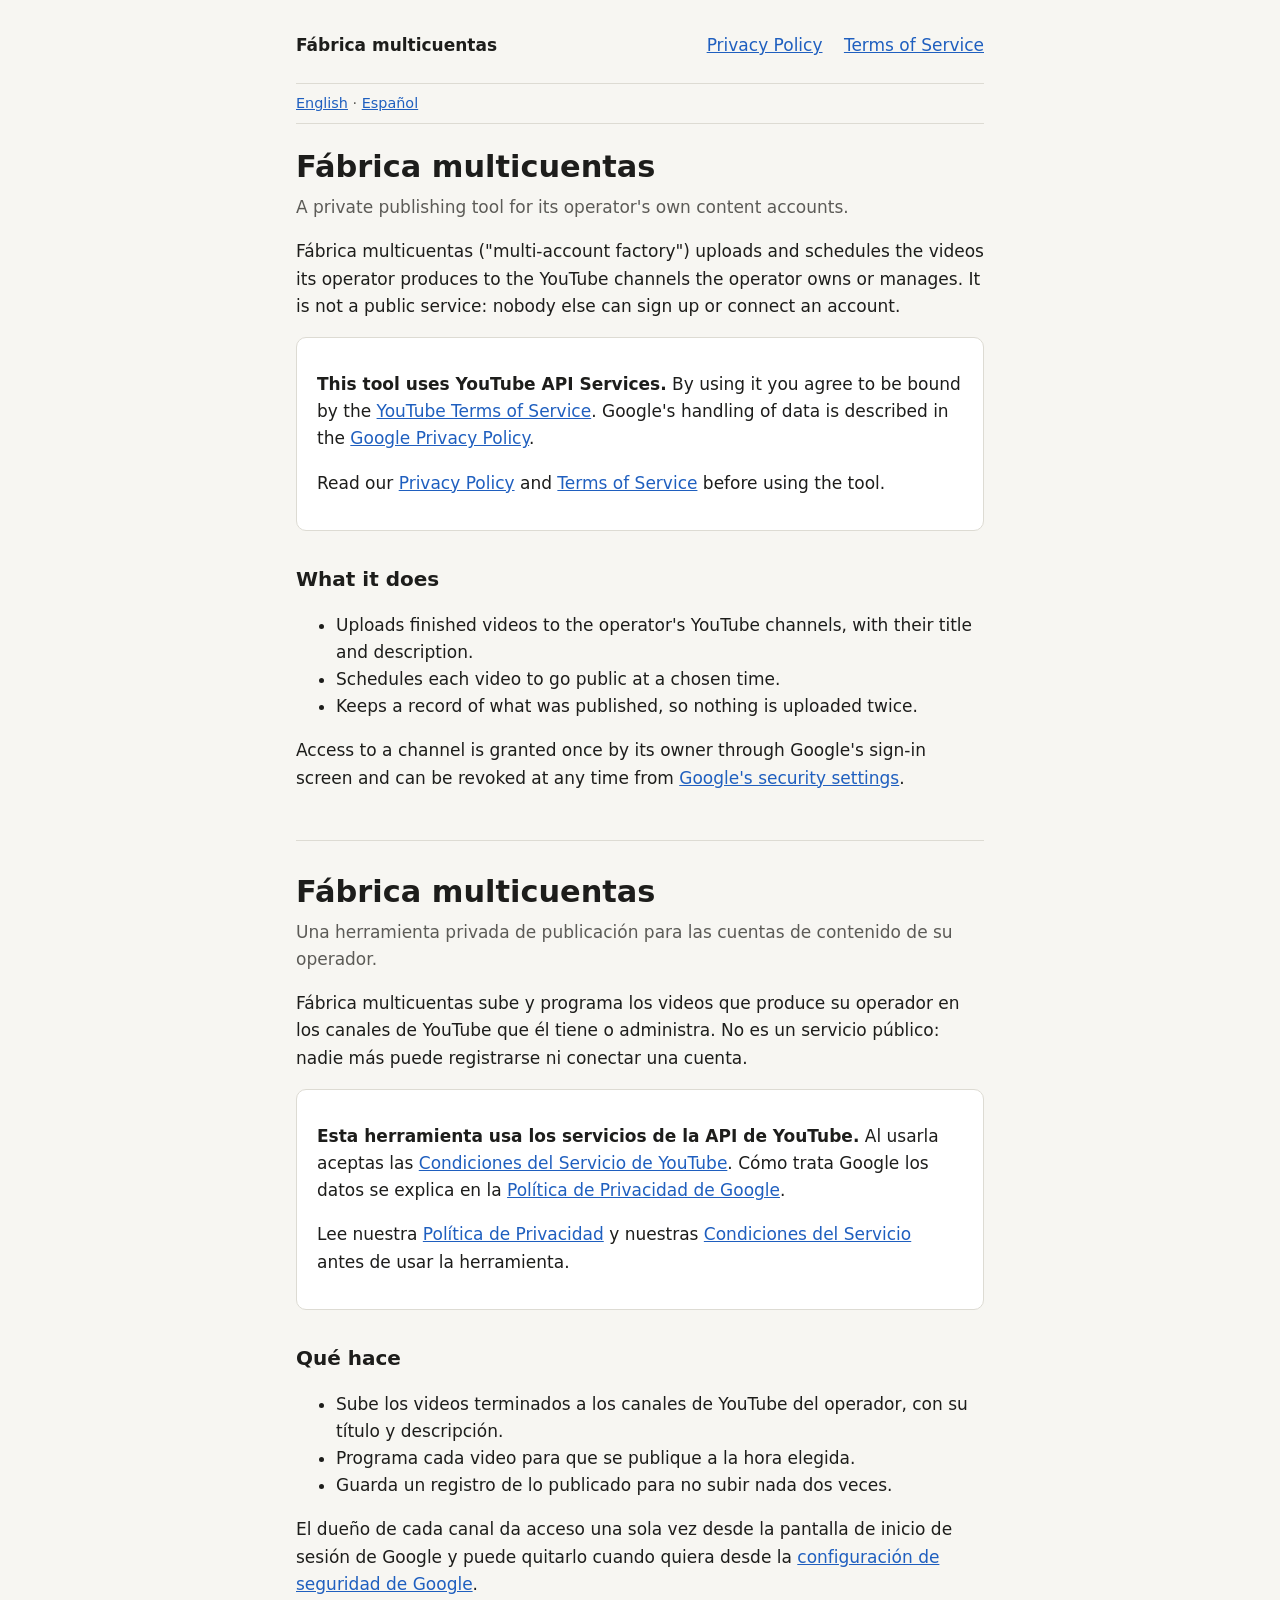
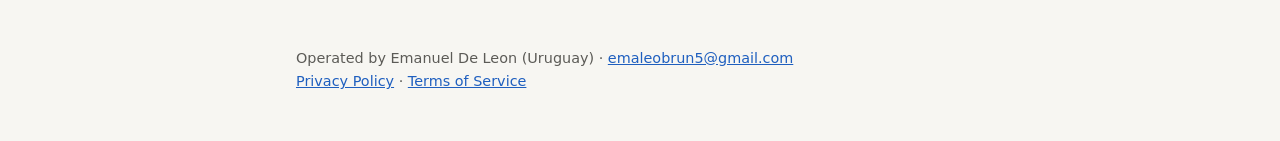
<file: index.html>
<!doctype html>
<html lang="en">
<head>
  <meta charset="utf-8">
  <meta name="viewport" content="width=device-width, initial-scale=1">
  <title>Fábrica multicuentas</title>
  <meta name="description" content="Private publishing tool that uploads and schedules videos to its operator's own YouTube channels using YouTube API Services.">
  <link rel="stylesheet" href="styles.css">
</head>
<body>
  <header>
    <a class="marca" href="./">Fábrica multicuentas</a>
    <nav>
      <a href="privacy.html">Privacy Policy</a>
      <a href="terms.html">Terms of Service</a>
    </nav>
  </header>

  <main>
    <p class="idiomas"><a href="#en">English</a> · <a href="#es">Español</a></p>

    <section id="en" lang="en">
      <h1>Fábrica multicuentas</h1>
      <p class="bajada">A private publishing tool for its operator's own content accounts.</p>

      <p>Fábrica multicuentas ("multi-account factory") uploads and schedules the videos its operator produces to the YouTube channels the operator owns or manages. It is not a public service: nobody else can sign up or connect an account.</p>

      <div class="tarjeta">
        <p><strong>This tool uses YouTube API Services.</strong> By using it you agree to be bound by the <a href="https://www.youtube.com/t/terms">YouTube Terms of Service</a>. Google's handling of data is described in the <a href="http://www.google.com/policies/privacy">Google Privacy Policy</a>.</p>
        <p>Read our <a href="privacy.html">Privacy Policy</a> and <a href="terms.html">Terms of Service</a> before using the tool.</p>
      </div>

      <h2>What it does</h2>
      <ul>
        <li>Uploads finished videos to the operator's YouTube channels, with their title and description.</li>
        <li>Schedules each video to go public at a chosen time.</li>
        <li>Keeps a record of what was published, so nothing is uploaded twice.</li>
      </ul>
      <p>Access to a channel is granted once by its owner through Google's sign-in screen and can be revoked at any time from <a href="https://security.google.com/settings/security/permissions">Google's security settings</a>.</p>
    </section>

    <section id="es" lang="es">
      <h1>Fábrica multicuentas</h1>
      <p class="bajada">Una herramienta privada de publicación para las cuentas de contenido de su operador.</p>

      <p>Fábrica multicuentas sube y programa los videos que produce su operador en los canales de YouTube que él tiene o administra. No es un servicio público: nadie más puede registrarse ni conectar una cuenta.</p>

      <div class="tarjeta">
        <p><strong>Esta herramienta usa los servicios de la API de YouTube.</strong> Al usarla aceptas las <a href="https://www.youtube.com/t/terms">Condiciones del Servicio de YouTube</a>. Cómo trata Google los datos se explica en la <a href="http://www.google.com/policies/privacy">Política de Privacidad de Google</a>.</p>
        <p>Lee nuestra <a href="privacy.html#es">Política de Privacidad</a> y nuestras <a href="terms.html#es">Condiciones del Servicio</a> antes de usar la herramienta.</p>
      </div>

      <h2>Qué hace</h2>
      <ul>
        <li>Sube los videos terminados a los canales de YouTube del operador, con su título y descripción.</li>
        <li>Programa cada video para que se publique a la hora elegida.</li>
        <li>Guarda un registro de lo publicado para no subir nada dos veces.</li>
      </ul>
      <p>El dueño de cada canal da acceso una sola vez desde la pantalla de inicio de sesión de Google y puede quitarlo cuando quiera desde la <a href="https://security.google.com/settings/security/permissions">configuración de seguridad de Google</a>.</p>
    </section>
  </main>

  <footer>
    Operated by Emanuel De Leon (Uruguay) · <a href="mailto:emaleobrun5@gmail.com">emaleobrun5@gmail.com</a><br>
    <a href="privacy.html">Privacy Policy</a> · <a href="terms.html">Terms of Service</a>
  </footer>
</body>
</html>
</file>
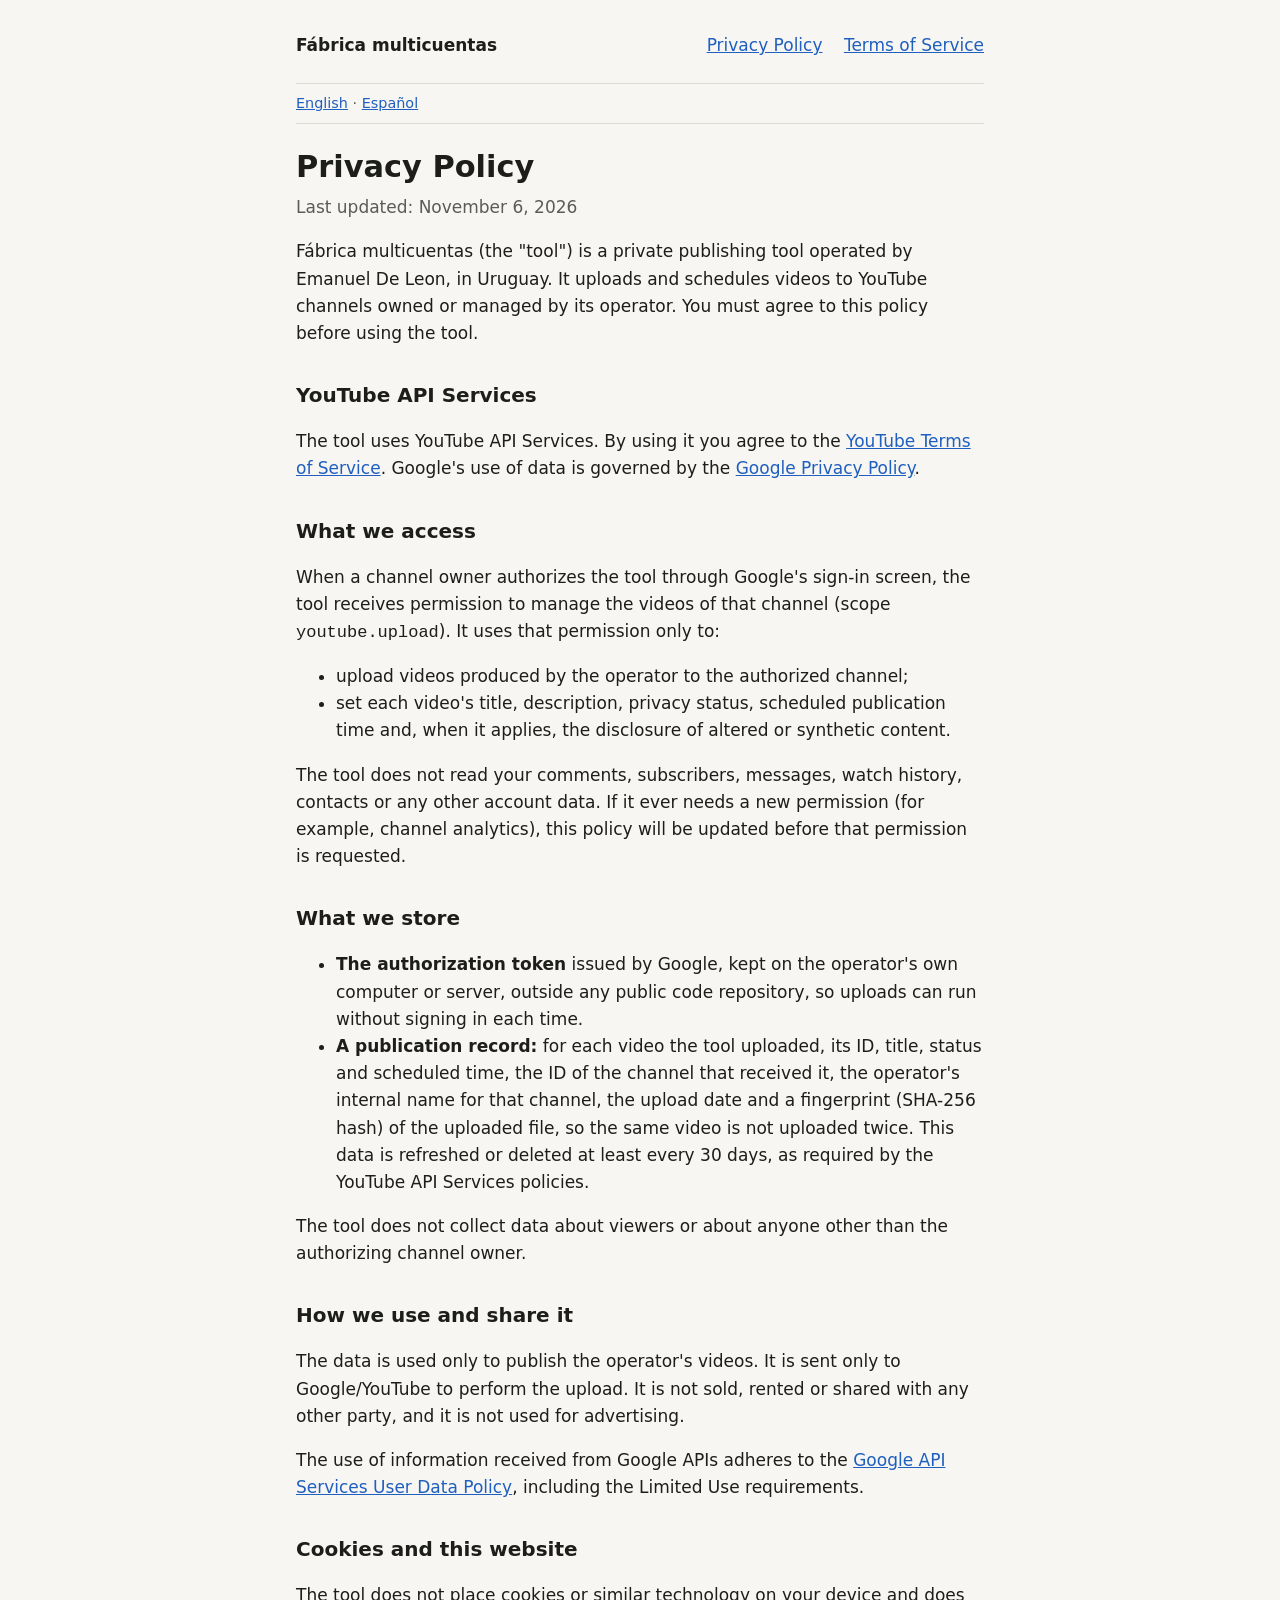
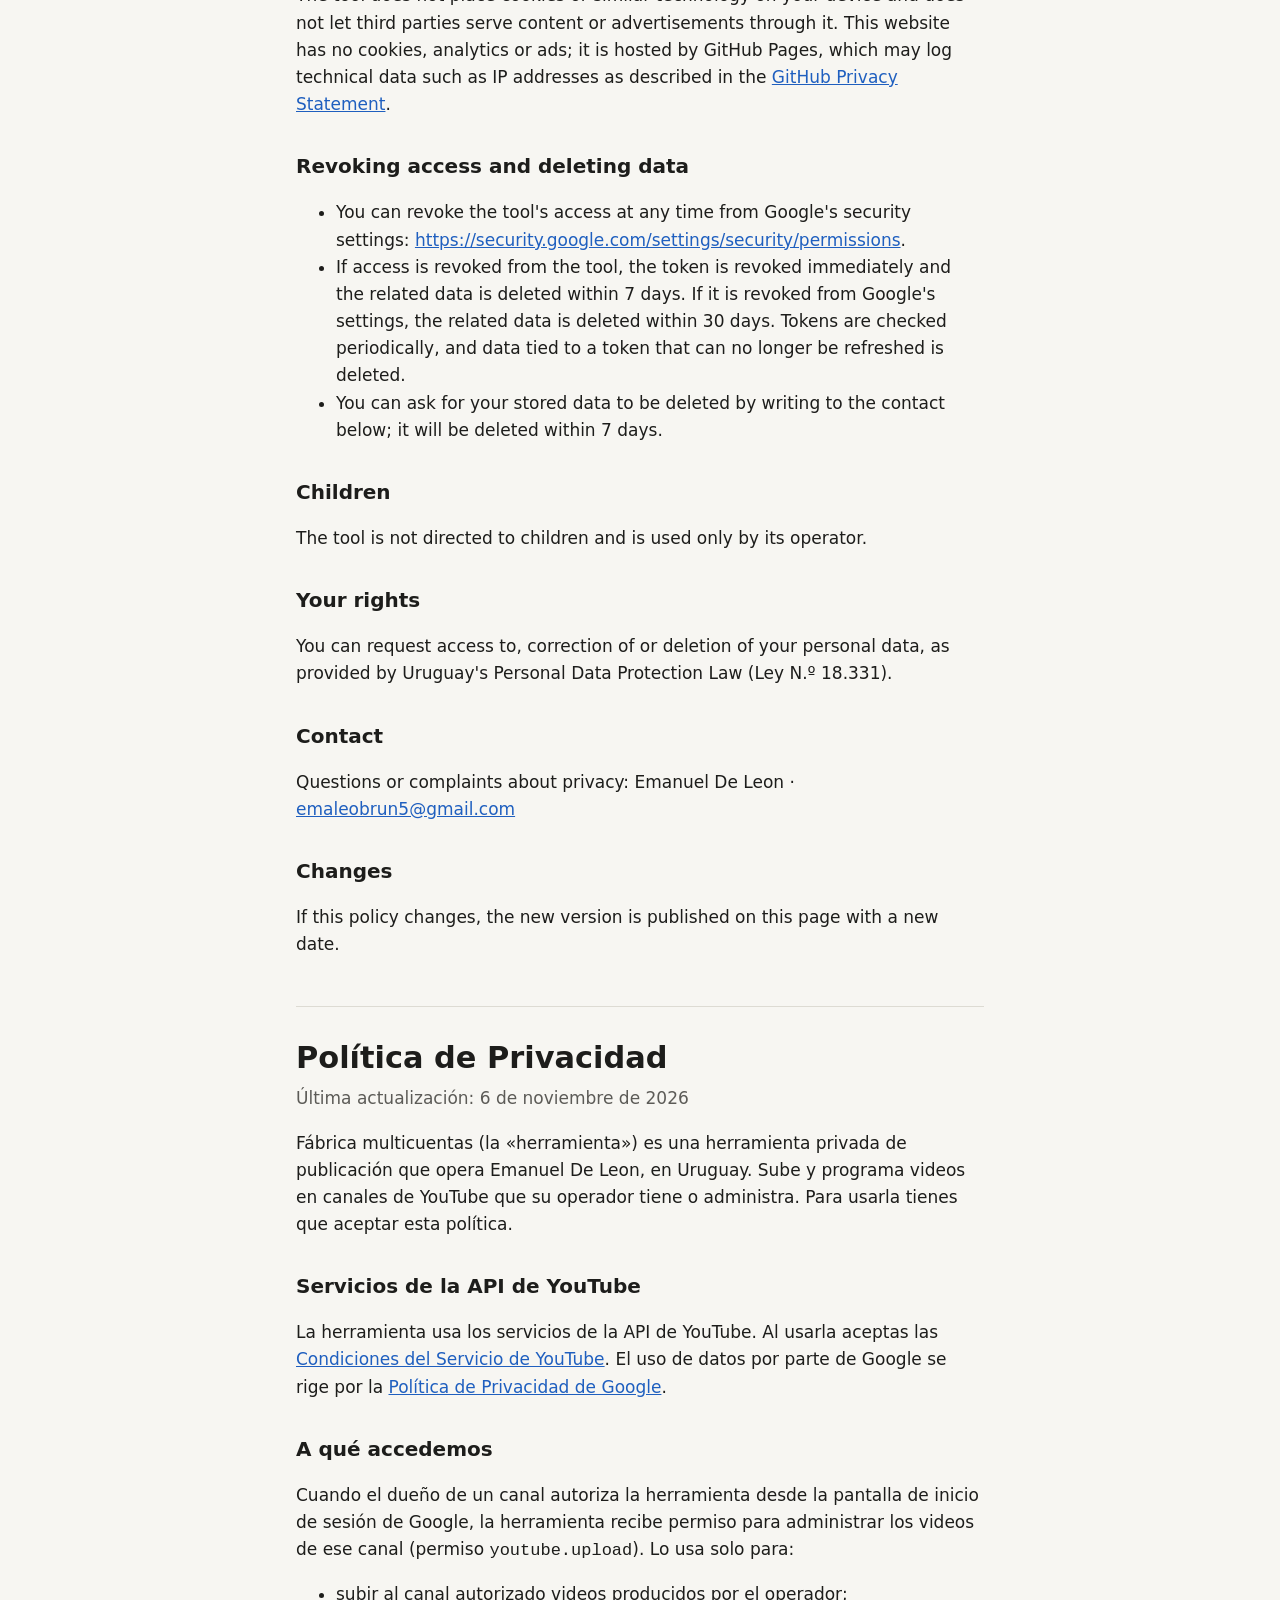
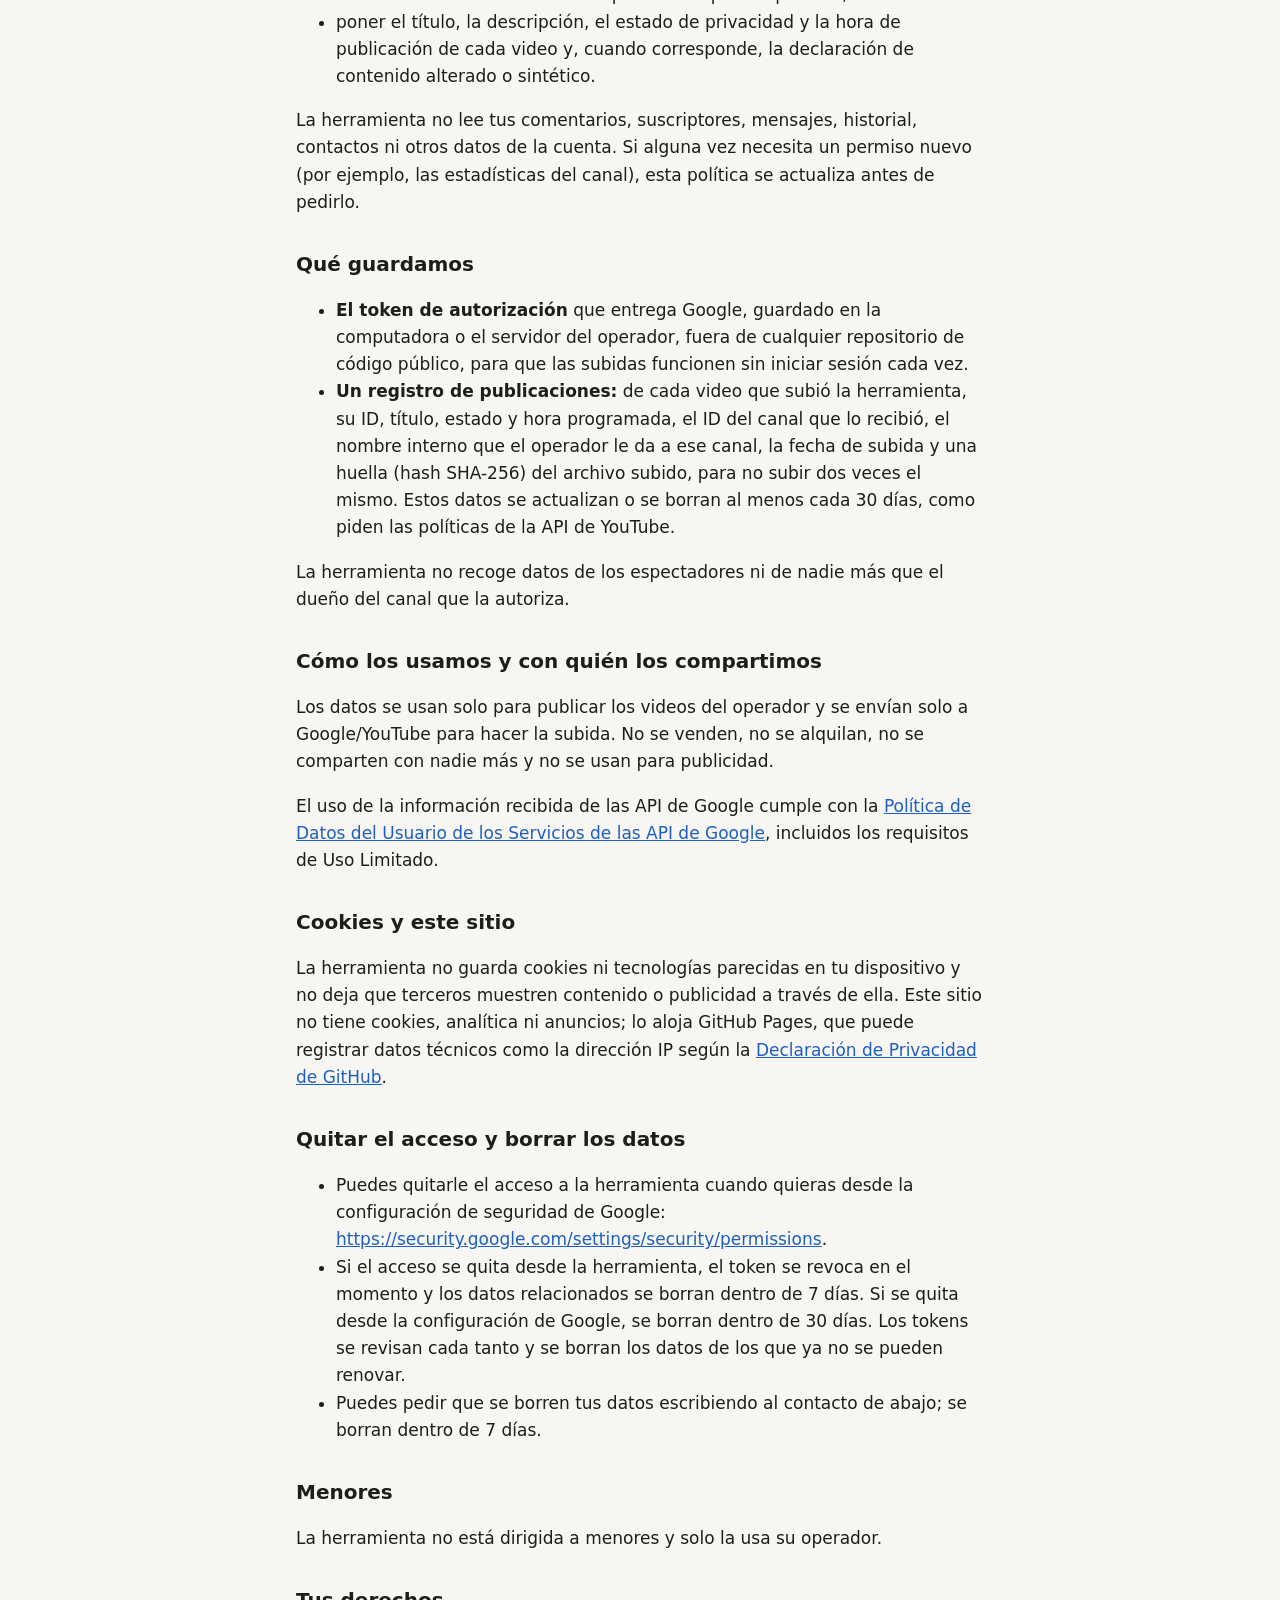
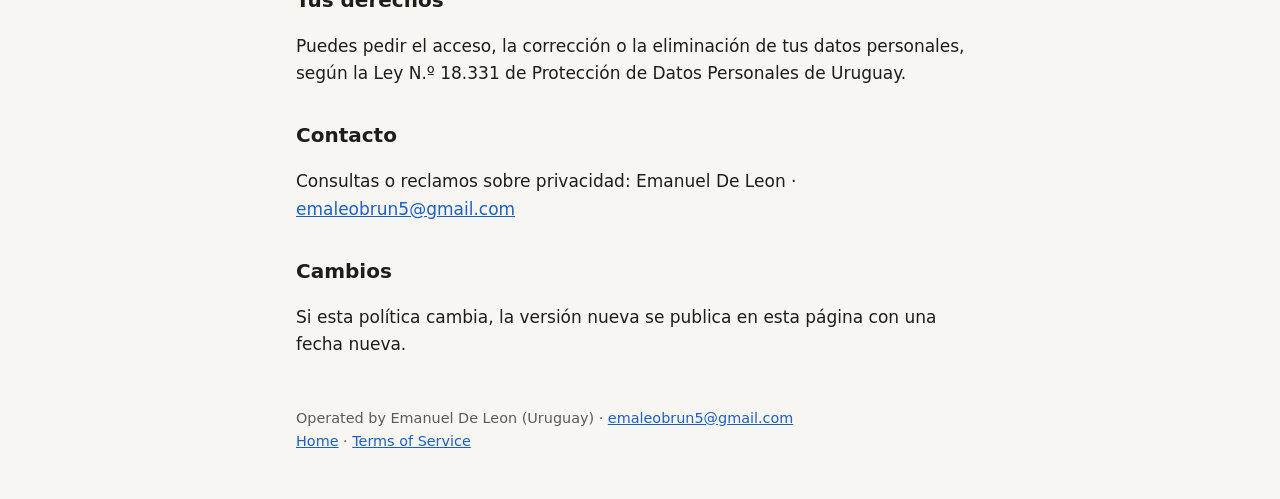
<file: privacy.html>
<!doctype html>
<html lang="en">
<head>
  <meta charset="utf-8">
  <meta name="viewport" content="width=device-width, initial-scale=1">
  <title>Privacy Policy · Fábrica multicuentas</title>
  <meta name="description" content="How Fábrica multicuentas accesses, uses, stores and deletes data obtained through YouTube API Services.">
  <link rel="stylesheet" href="styles.css">
</head>
<body>
  <header>
    <a class="marca" href="./">Fábrica multicuentas</a>
    <nav>
      <a href="privacy.html" aria-current="page">Privacy Policy</a>
      <a href="terms.html">Terms of Service</a>
    </nav>
  </header>

  <main>
    <p class="idiomas"><a href="#en">English</a> · <a href="#es">Español</a></p>

    <section id="en" lang="en">
      <h1>Privacy Policy</h1>
      <p class="bajada">Last updated: November 6, 2026</p>

      <p>Fábrica multicuentas (the "tool") is a private publishing tool operated by Emanuel De Leon, in Uruguay. It uploads and schedules videos to YouTube channels owned or managed by its operator. You must agree to this policy before using the tool.</p>

      <h2>YouTube API Services</h2>
      <p>The tool uses YouTube API Services. By using it you agree to the <a href="https://www.youtube.com/t/terms">YouTube Terms of Service</a>. Google's use of data is governed by the <a href="http://www.google.com/policies/privacy">Google Privacy Policy</a>.</p>

      <h2>What we access</h2>
      <p>When a channel owner authorizes the tool through Google's sign-in screen, the tool receives permission to manage the videos of that channel (scope <code>youtube.upload</code>). It uses that permission only to:</p>
      <ul>
        <li>upload videos produced by the operator to the authorized channel;</li>
        <li>set each video's title, description, privacy status, scheduled publication time and, when it applies, the disclosure of altered or synthetic content.</li>
      </ul>
      <p>The tool does not read your comments, subscribers, messages, watch history, contacts or any other account data. If it ever needs a new permission (for example, channel analytics), this policy will be updated before that permission is requested.</p>

      <h2>What we store</h2>
      <ul>
        <li><strong>The authorization token</strong> issued by Google, kept on the operator's own computer or server, outside any public code repository, so uploads can run without signing in each time.</li>
        <li><strong>A publication record:</strong> for each video the tool uploaded, its ID, title, status and scheduled time, the ID of the channel that received it, the operator's internal name for that channel, the upload date and a fingerprint (SHA-256 hash) of the uploaded file, so the same video is not uploaded twice. This data is refreshed or deleted at least every 30 days, as required by the YouTube API Services policies.</li>
      </ul>
      <p>The tool does not collect data about viewers or about anyone other than the authorizing channel owner.</p>

      <h2>How we use and share it</h2>
      <p>The data is used only to publish the operator's videos. It is sent only to Google/YouTube to perform the upload. It is not sold, rented or shared with any other party, and it is not used for advertising.</p>
      <p>The use of information received from Google APIs adheres to the <a href="https://developers.google.com/terms/api-services-user-data-policy">Google API Services User Data Policy</a>, including the Limited Use requirements.</p>

      <h2>Cookies and this website</h2>
      <p>The tool does not place cookies or similar technology on your device and does not let third parties serve content or advertisements through it. This website has no cookies, analytics or ads; it is hosted by GitHub Pages, which may log technical data such as IP addresses as described in the <a href="https://docs.github.com/en/site-policy/privacy-policies/github-general-privacy-statement">GitHub Privacy Statement</a>.</p>

      <h2>Revoking access and deleting data</h2>
      <ul>
        <li>You can revoke the tool's access at any time from Google's security settings: <a href="https://security.google.com/settings/security/permissions">https://security.google.com/settings/security/permissions</a>.</li>
        <li>If access is revoked from the tool, the token is revoked immediately and the related data is deleted within 7 days. If it is revoked from Google's settings, the related data is deleted within 30 days. Tokens are checked periodically, and data tied to a token that can no longer be refreshed is deleted.</li>
        <li>You can ask for your stored data to be deleted by writing to the contact below; it will be deleted within 7 days.</li>
      </ul>

      <h2>Children</h2>
      <p>The tool is not directed to children and is used only by its operator.</p>

      <h2>Your rights</h2>
      <p>You can request access to, correction of or deletion of your personal data, as provided by Uruguay's Personal Data Protection Law (Ley N.º 18.331).</p>

      <h2>Contact</h2>
      <p>Questions or complaints about privacy: Emanuel De Leon · <a href="mailto:emaleobrun5@gmail.com">emaleobrun5@gmail.com</a></p>

      <h2>Changes</h2>
      <p>If this policy changes, the new version is published on this page with a new date.</p>
    </section>

    <section id="es" lang="es">
      <h1>Política de Privacidad</h1>
      <p class="bajada">Última actualización: 6 de noviembre de 2026</p>

      <p>Fábrica multicuentas (la «herramienta») es una herramienta privada de publicación que opera Emanuel De Leon, en Uruguay. Sube y programa videos en canales de YouTube que su operador tiene o administra. Para usarla tienes que aceptar esta política.</p>

      <h2>Servicios de la API de YouTube</h2>
      <p>La herramienta usa los servicios de la API de YouTube. Al usarla aceptas las <a href="https://www.youtube.com/t/terms">Condiciones del Servicio de YouTube</a>. El uso de datos por parte de Google se rige por la <a href="http://www.google.com/policies/privacy">Política de Privacidad de Google</a>.</p>

      <h2>A qué accedemos</h2>
      <p>Cuando el dueño de un canal autoriza la herramienta desde la pantalla de inicio de sesión de Google, la herramienta recibe permiso para administrar los videos de ese canal (permiso <code>youtube.upload</code>). Lo usa solo para:</p>
      <ul>
        <li>subir al canal autorizado videos producidos por el operador;</li>
        <li>poner el título, la descripción, el estado de privacidad y la hora de publicación de cada video y, cuando corresponde, la declaración de contenido alterado o sintético.</li>
      </ul>
      <p>La herramienta no lee tus comentarios, suscriptores, mensajes, historial, contactos ni otros datos de la cuenta. Si alguna vez necesita un permiso nuevo (por ejemplo, las estadísticas del canal), esta política se actualiza antes de pedirlo.</p>

      <h2>Qué guardamos</h2>
      <ul>
        <li><strong>El token de autorización</strong> que entrega Google, guardado en la computadora o el servidor del operador, fuera de cualquier repositorio de código público, para que las subidas funcionen sin iniciar sesión cada vez.</li>
        <li><strong>Un registro de publicaciones:</strong> de cada video que subió la herramienta, su ID, título, estado y hora programada, el ID del canal que lo recibió, el nombre interno que el operador le da a ese canal, la fecha de subida y una huella (hash SHA-256) del archivo subido, para no subir dos veces el mismo. Estos datos se actualizan o se borran al menos cada 30 días, como piden las políticas de la API de YouTube.</li>
      </ul>
      <p>La herramienta no recoge datos de los espectadores ni de nadie más que el dueño del canal que la autoriza.</p>

      <h2>Cómo los usamos y con quién los compartimos</h2>
      <p>Los datos se usan solo para publicar los videos del operador y se envían solo a Google/YouTube para hacer la subida. No se venden, no se alquilan, no se comparten con nadie más y no se usan para publicidad.</p>
      <p>El uso de la información recibida de las API de Google cumple con la <a href="https://developers.google.com/terms/api-services-user-data-policy">Política de Datos del Usuario de los Servicios de las API de Google</a>, incluidos los requisitos de Uso Limitado.</p>

      <h2>Cookies y este sitio</h2>
      <p>La herramienta no guarda cookies ni tecnologías parecidas en tu dispositivo y no deja que terceros muestren contenido o publicidad a través de ella. Este sitio no tiene cookies, analítica ni anuncios; lo aloja GitHub Pages, que puede registrar datos técnicos como la dirección IP según la <a href="https://docs.github.com/en/site-policy/privacy-policies/github-general-privacy-statement">Declaración de Privacidad de GitHub</a>.</p>

      <h2>Quitar el acceso y borrar los datos</h2>
      <ul>
        <li>Puedes quitarle el acceso a la herramienta cuando quieras desde la configuración de seguridad de Google: <a href="https://security.google.com/settings/security/permissions">https://security.google.com/settings/security/permissions</a>.</li>
        <li>Si el acceso se quita desde la herramienta, el token se revoca en el momento y los datos relacionados se borran dentro de 7 días. Si se quita desde la configuración de Google, se borran dentro de 30 días. Los tokens se revisan cada tanto y se borran los datos de los que ya no se pueden renovar.</li>
        <li>Puedes pedir que se borren tus datos escribiendo al contacto de abajo; se borran dentro de 7 días.</li>
      </ul>

      <h2>Menores</h2>
      <p>La herramienta no está dirigida a menores y solo la usa su operador.</p>

      <h2>Tus derechos</h2>
      <p>Puedes pedir el acceso, la corrección o la eliminación de tus datos personales, según la Ley N.º 18.331 de Protección de Datos Personales de Uruguay.</p>

      <h2>Contacto</h2>
      <p>Consultas o reclamos sobre privacidad: Emanuel De Leon · <a href="mailto:emaleobrun5@gmail.com">emaleobrun5@gmail.com</a></p>

      <h2>Cambios</h2>
      <p>Si esta política cambia, la versión nueva se publica en esta página con una fecha nueva.</p>
    </section>
  </main>

  <footer>
    Operated by Emanuel De Leon (Uruguay) · <a href="mailto:emaleobrun5@gmail.com">emaleobrun5@gmail.com</a><br>
    <a href="./">Home</a> · <a href="terms.html">Terms of Service</a>
  </footer>
</body>
</html>
</file>
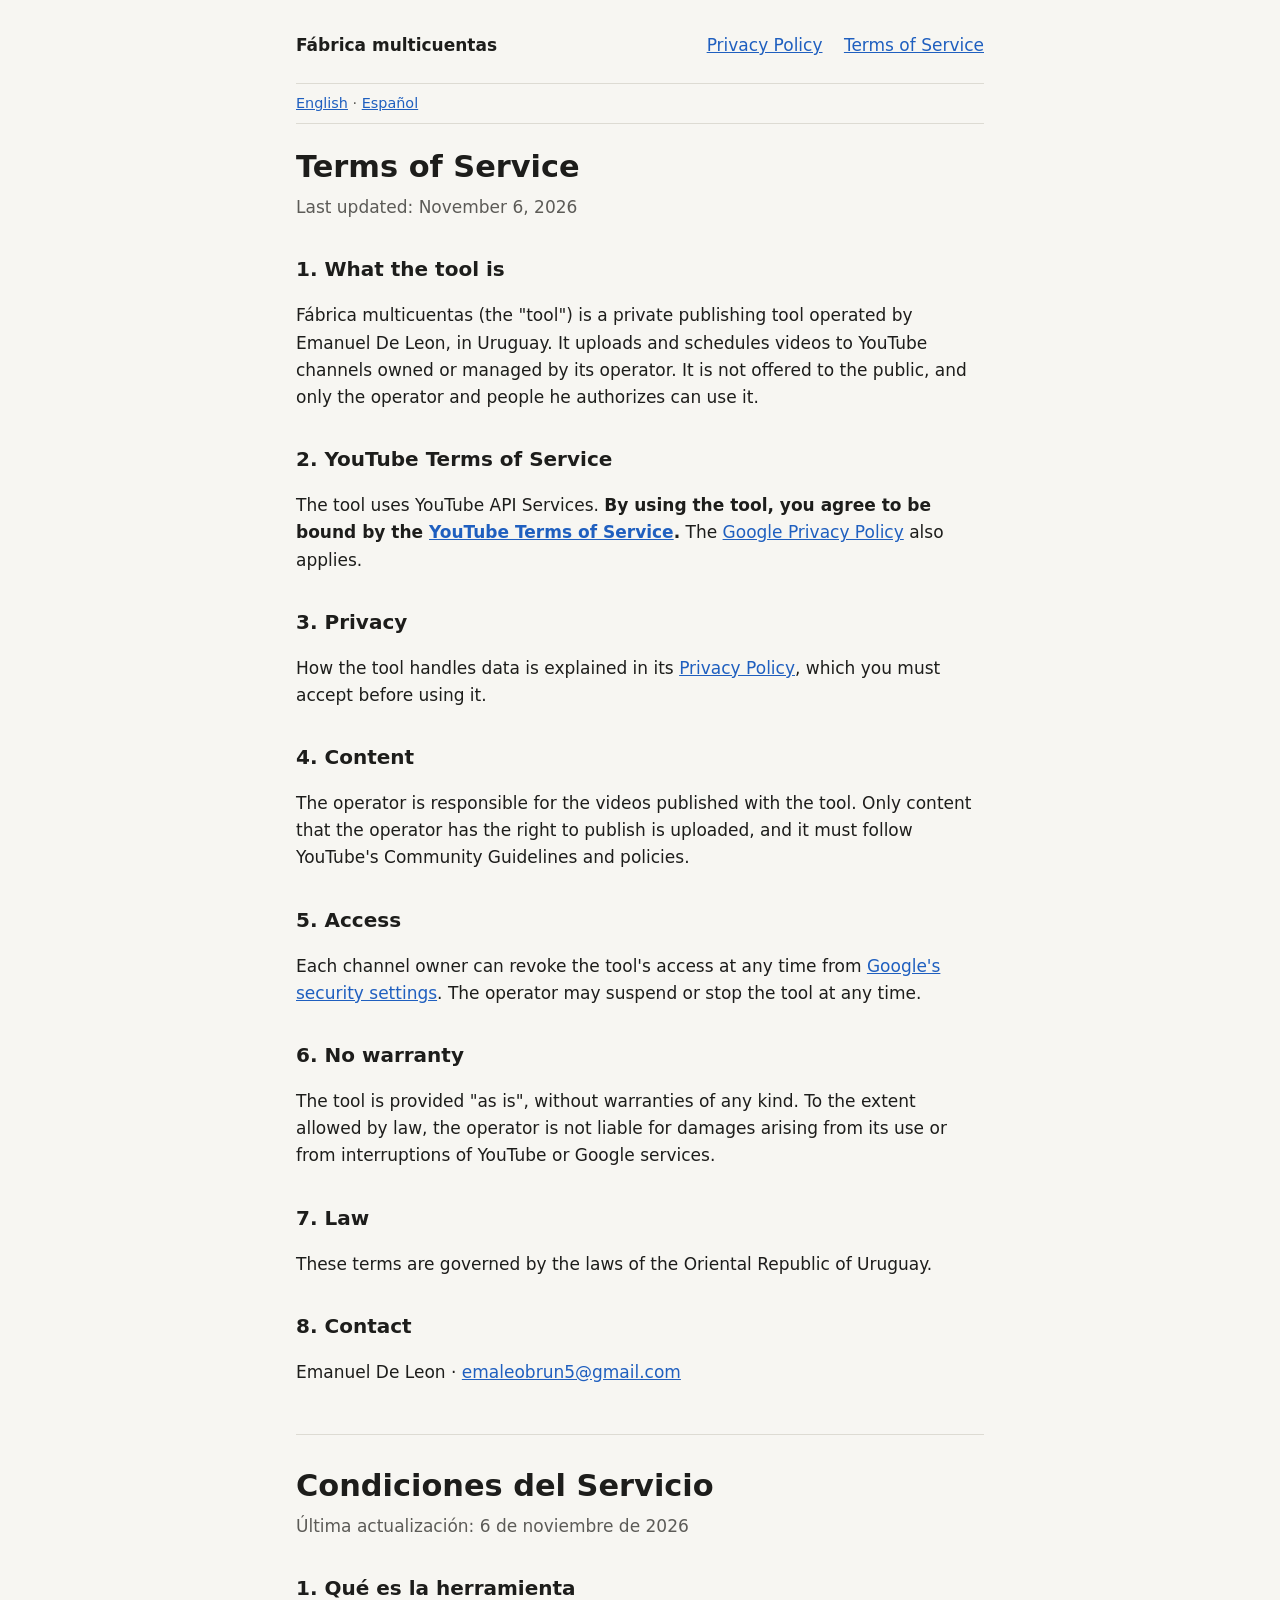
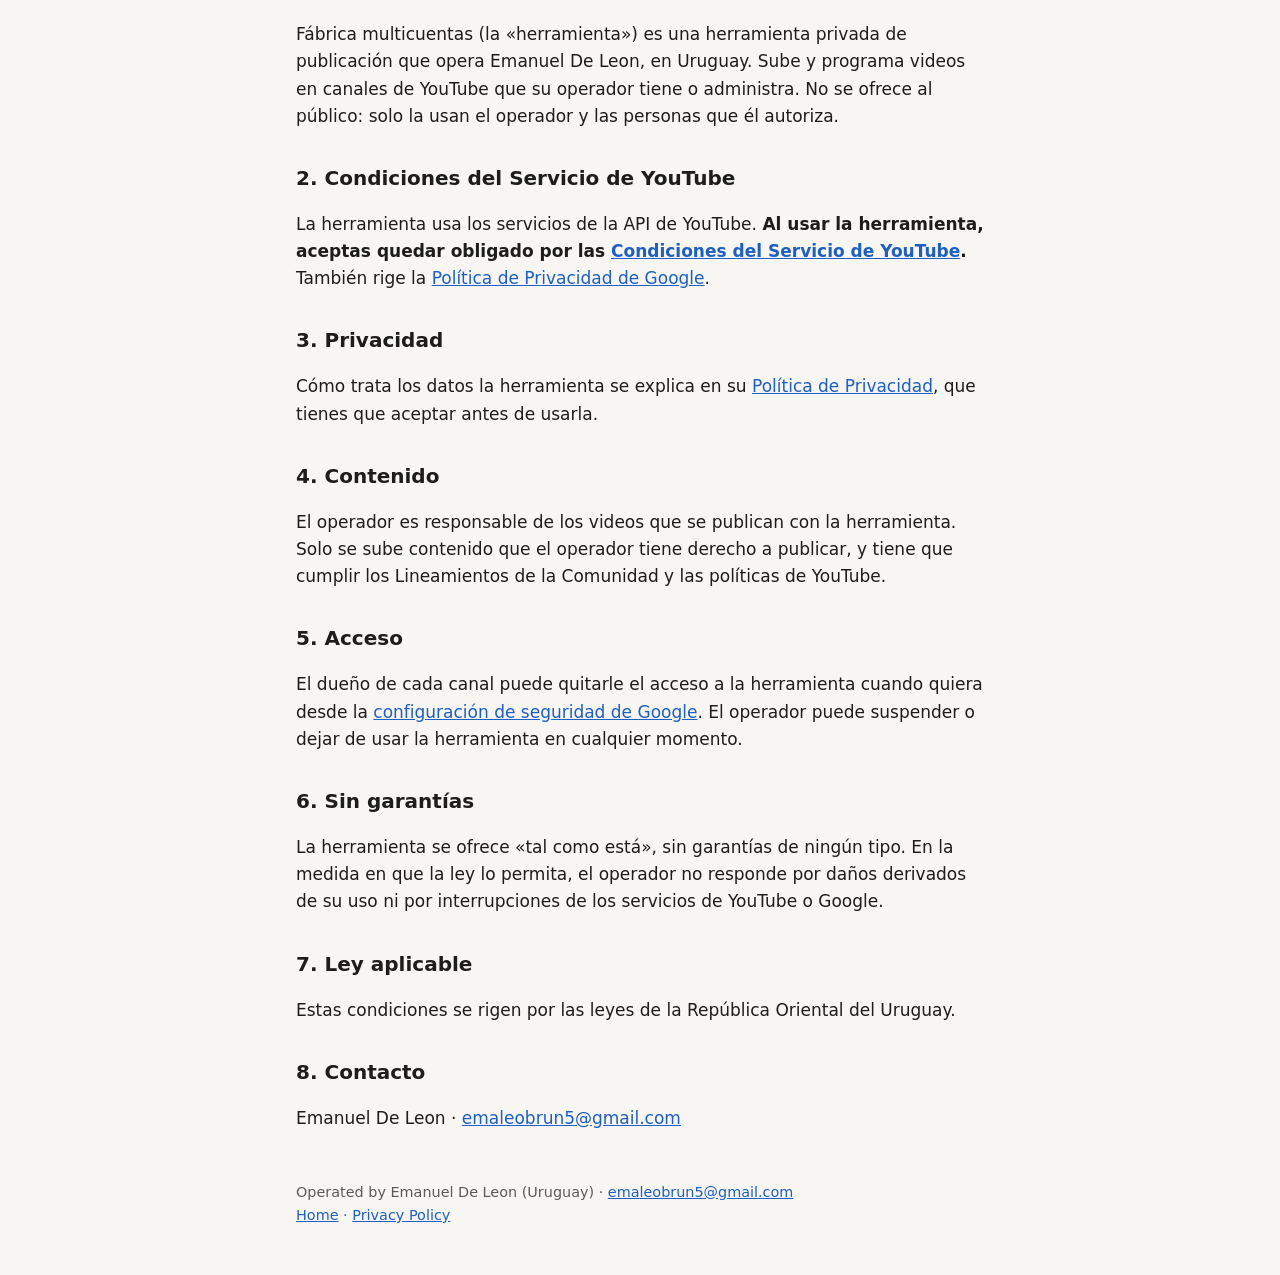
<file: terms.html>
<!doctype html>
<html lang="en">
<head>
  <meta charset="utf-8">
  <meta name="viewport" content="width=device-width, initial-scale=1">
  <title>Terms of Service · Fábrica multicuentas</title>
  <meta name="description" content="Terms of Service of Fábrica multicuentas, a private publishing tool that uses YouTube API Services.">
  <link rel="stylesheet" href="styles.css">
</head>
<body>
  <header>
    <a class="marca" href="./">Fábrica multicuentas</a>
    <nav>
      <a href="privacy.html">Privacy Policy</a>
      <a href="terms.html" aria-current="page">Terms of Service</a>
    </nav>
  </header>

  <main>
    <p class="idiomas"><a href="#en">English</a> · <a href="#es">Español</a></p>

    <section id="en" lang="en">
      <h1>Terms of Service</h1>
      <p class="bajada">Last updated: November 6, 2026</p>

      <h2>1. What the tool is</h2>
      <p>Fábrica multicuentas (the "tool") is a private publishing tool operated by Emanuel De Leon, in Uruguay. It uploads and schedules videos to YouTube channels owned or managed by its operator. It is not offered to the public, and only the operator and people he authorizes can use it.</p>

      <h2>2. YouTube Terms of Service</h2>
      <p>The tool uses YouTube API Services. <strong>By using the tool, you agree to be bound by the <a href="https://www.youtube.com/t/terms">YouTube Terms of Service</a>.</strong> The <a href="http://www.google.com/policies/privacy">Google Privacy Policy</a> also applies.</p>

      <h2>3. Privacy</h2>
      <p>How the tool handles data is explained in its <a href="privacy.html">Privacy Policy</a>, which you must accept before using it.</p>

      <h2>4. Content</h2>
      <p>The operator is responsible for the videos published with the tool. Only content that the operator has the right to publish is uploaded, and it must follow YouTube's Community Guidelines and policies.</p>

      <h2>5. Access</h2>
      <p>Each channel owner can revoke the tool's access at any time from <a href="https://security.google.com/settings/security/permissions">Google's security settings</a>. The operator may suspend or stop the tool at any time.</p>

      <h2>6. No warranty</h2>
      <p>The tool is provided "as is", without warranties of any kind. To the extent allowed by law, the operator is not liable for damages arising from its use or from interruptions of YouTube or Google services.</p>

      <h2>7. Law</h2>
      <p>These terms are governed by the laws of the Oriental Republic of Uruguay.</p>

      <h2>8. Contact</h2>
      <p>Emanuel De Leon · <a href="mailto:emaleobrun5@gmail.com">emaleobrun5@gmail.com</a></p>
    </section>

    <section id="es" lang="es">
      <h1>Condiciones del Servicio</h1>
      <p class="bajada">Última actualización: 6 de noviembre de 2026</p>

      <h2>1. Qué es la herramienta</h2>
      <p>Fábrica multicuentas (la «herramienta») es una herramienta privada de publicación que opera Emanuel De Leon, en Uruguay. Sube y programa videos en canales de YouTube que su operador tiene o administra. No se ofrece al público: solo la usan el operador y las personas que él autoriza.</p>

      <h2>2. Condiciones del Servicio de YouTube</h2>
      <p>La herramienta usa los servicios de la API de YouTube. <strong>Al usar la herramienta, aceptas quedar obligado por las <a href="https://www.youtube.com/t/terms">Condiciones del Servicio de YouTube</a>.</strong> También rige la <a href="http://www.google.com/policies/privacy">Política de Privacidad de Google</a>.</p>

      <h2>3. Privacidad</h2>
      <p>Cómo trata los datos la herramienta se explica en su <a href="privacy.html#es">Política de Privacidad</a>, que tienes que aceptar antes de usarla.</p>

      <h2>4. Contenido</h2>
      <p>El operador es responsable de los videos que se publican con la herramienta. Solo se sube contenido que el operador tiene derecho a publicar, y tiene que cumplir los Lineamientos de la Comunidad y las políticas de YouTube.</p>

      <h2>5. Acceso</h2>
      <p>El dueño de cada canal puede quitarle el acceso a la herramienta cuando quiera desde la <a href="https://security.google.com/settings/security/permissions">configuración de seguridad de Google</a>. El operador puede suspender o dejar de usar la herramienta en cualquier momento.</p>

      <h2>6. Sin garantías</h2>
      <p>La herramienta se ofrece «tal como está», sin garantías de ningún tipo. En la medida en que la ley lo permita, el operador no responde por daños derivados de su uso ni por interrupciones de los servicios de YouTube o Google.</p>

      <h2>7. Ley aplicable</h2>
      <p>Estas condiciones se rigen por las leyes de la República Oriental del Uruguay.</p>

      <h2>8. Contacto</h2>
      <p>Emanuel De Leon · <a href="mailto:emaleobrun5@gmail.com">emaleobrun5@gmail.com</a></p>
    </section>
  </main>

  <footer>
    Operated by Emanuel De Leon (Uruguay) · <a href="mailto:emaleobrun5@gmail.com">emaleobrun5@gmail.com</a><br>
    <a href="./">Home</a> · <a href="privacy.html">Privacy Policy</a>
  </footer>
</body>
</html>
</file>
<file: styles.css>
:root {
  --fondo: #f7f6f2;
  --texto: #1d1d1b;
  --suave: #5c5b57;
  --borde: #dddbd3;
  --acento: #1f5fbf;
  --tarjeta: #ffffff;
}

@media (prefers-color-scheme: dark) {
  :root {
    --fondo: #151514;
    --texto: #ecebe6;
    --suave: #a6a59f;
    --borde: #34332f;
    --acento: #8ab4f8;
    --tarjeta: #1e1e1c;
  }
}

* { box-sizing: border-box; }

body {
  margin: 0;
  background: var(--fondo);
  color: var(--texto);
  font: 17px/1.6 system-ui, -apple-system, "Segoe UI", Roboto, sans-serif;
}

main, header, footer {
  max-width: 720px;
  margin: 0 auto;
  padding: 0 16px;
}

header {
  padding-top: 32px;
  padding-bottom: 8px;
  display: flex;
  flex-wrap: wrap;
  gap: 8px 24px;
  align-items: baseline;
  justify-content: space-between;
}

.marca { font-weight: 700; text-decoration: none; color: var(--texto); }

nav a { margin-right: 16px; }
nav a:last-child { margin-right: 0; }

a { color: var(--acento); overflow-wrap: anywhere; }

code { overflow-wrap: anywhere; }

h1 { font-size: 1.9rem; line-height: 1.25; margin: 24px 0 8px; }
h2 { font-size: 1.25rem; margin: 32px 0 8px; }

.bajada { color: var(--suave); margin-top: 0; }

.idiomas {
  font-size: 0.9rem;
  color: var(--suave);
  border-top: 1px solid var(--borde);
  border-bottom: 1px solid var(--borde);
  padding: 8px 0;
  margin: 16px 0 8px;
}

.tarjeta {
  background: var(--tarjeta);
  border: 1px solid var(--borde);
  border-radius: 10px;
  padding: 16px 20px;
  margin: 16px 0;
}

section + section { border-top: 1px solid var(--borde); margin-top: 48px; padding-top: 8px; }

footer {
  color: var(--suave);
  font-size: 0.9rem;
  padding-top: 32px;
  padding-bottom: 48px;
}
</file>
